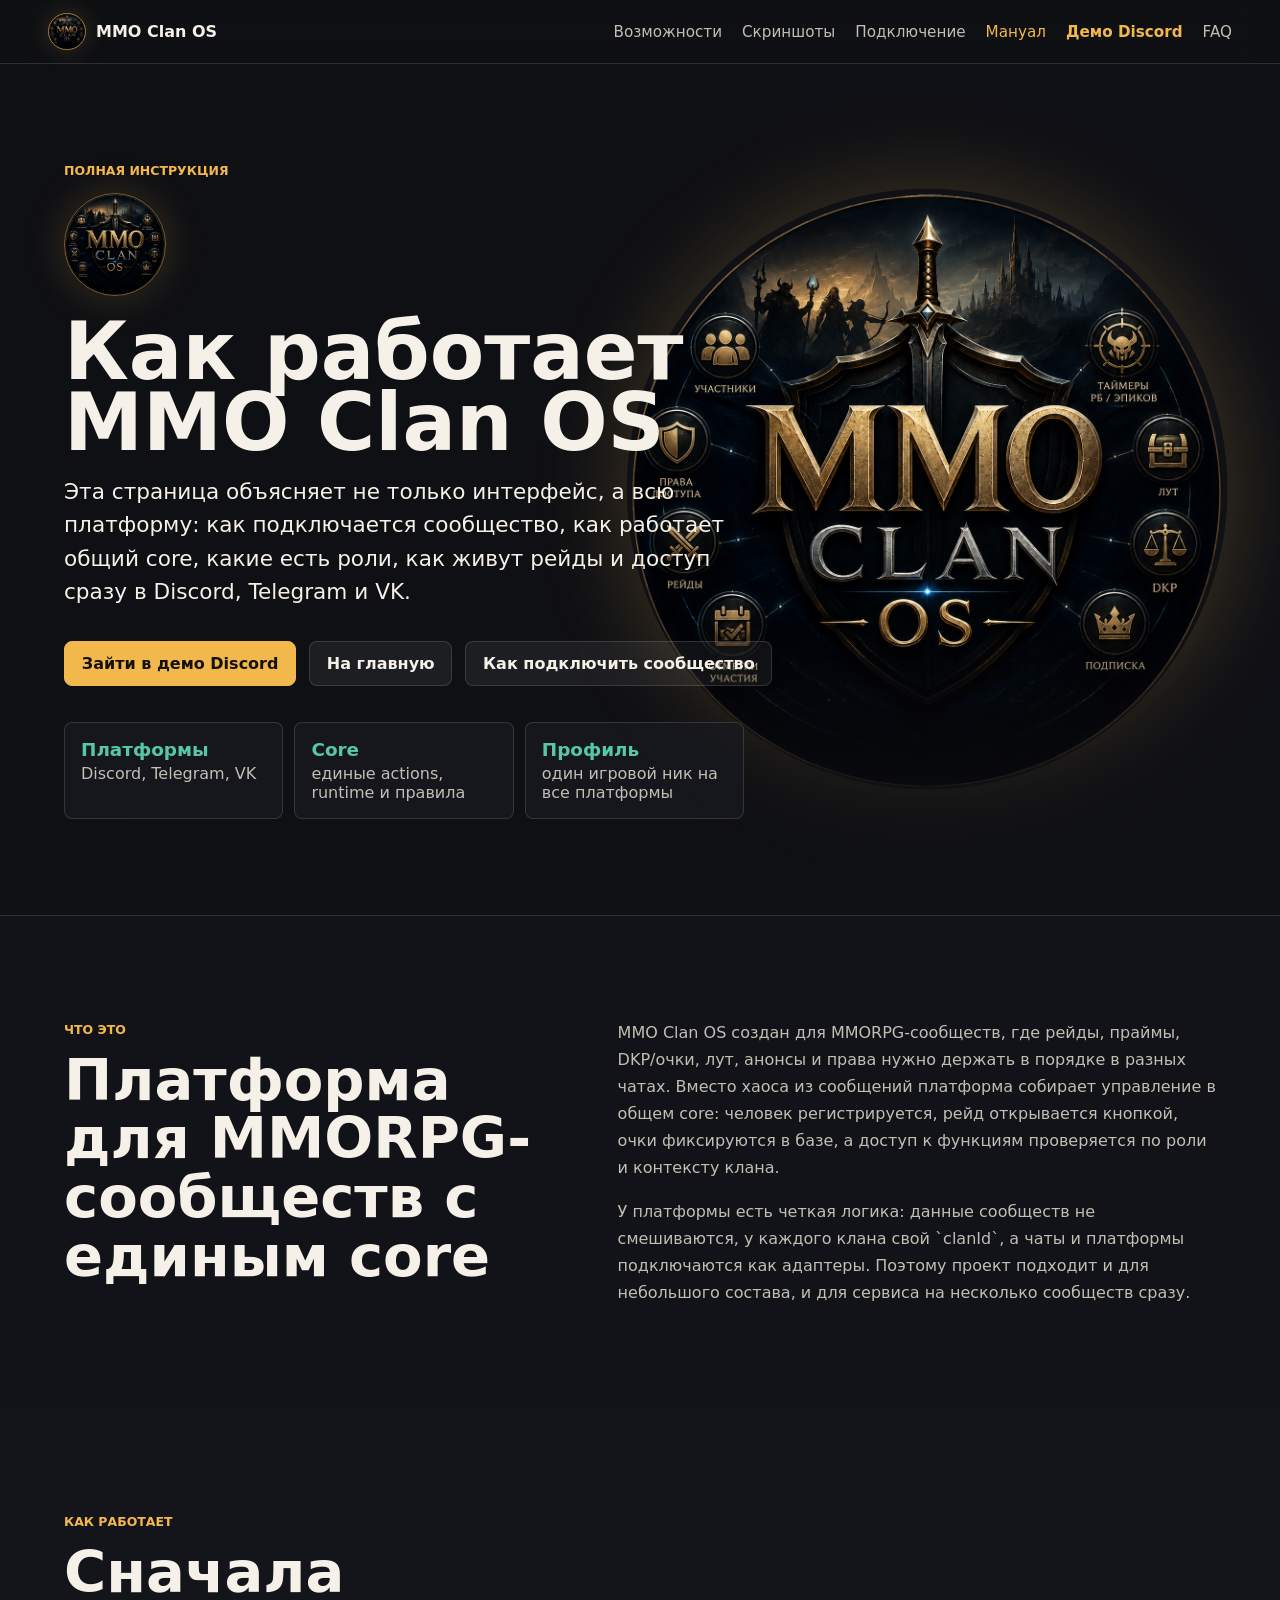
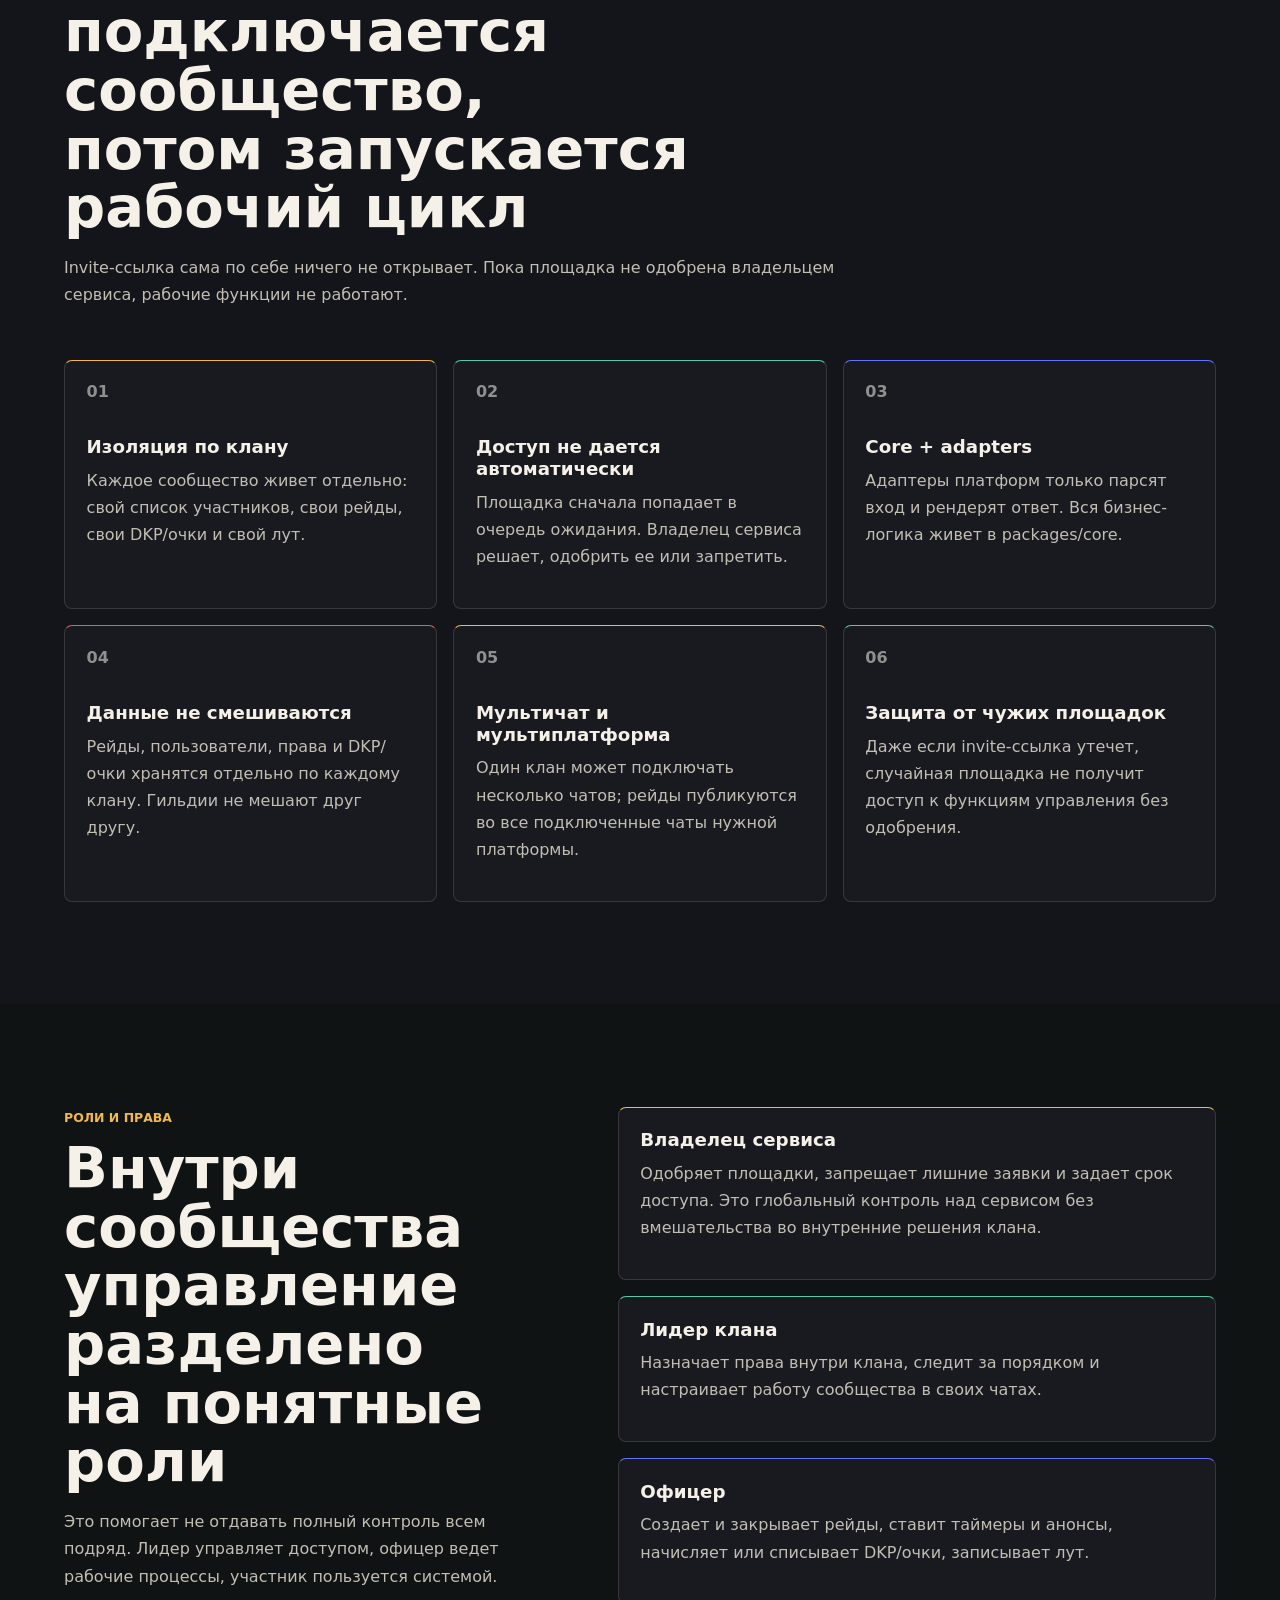
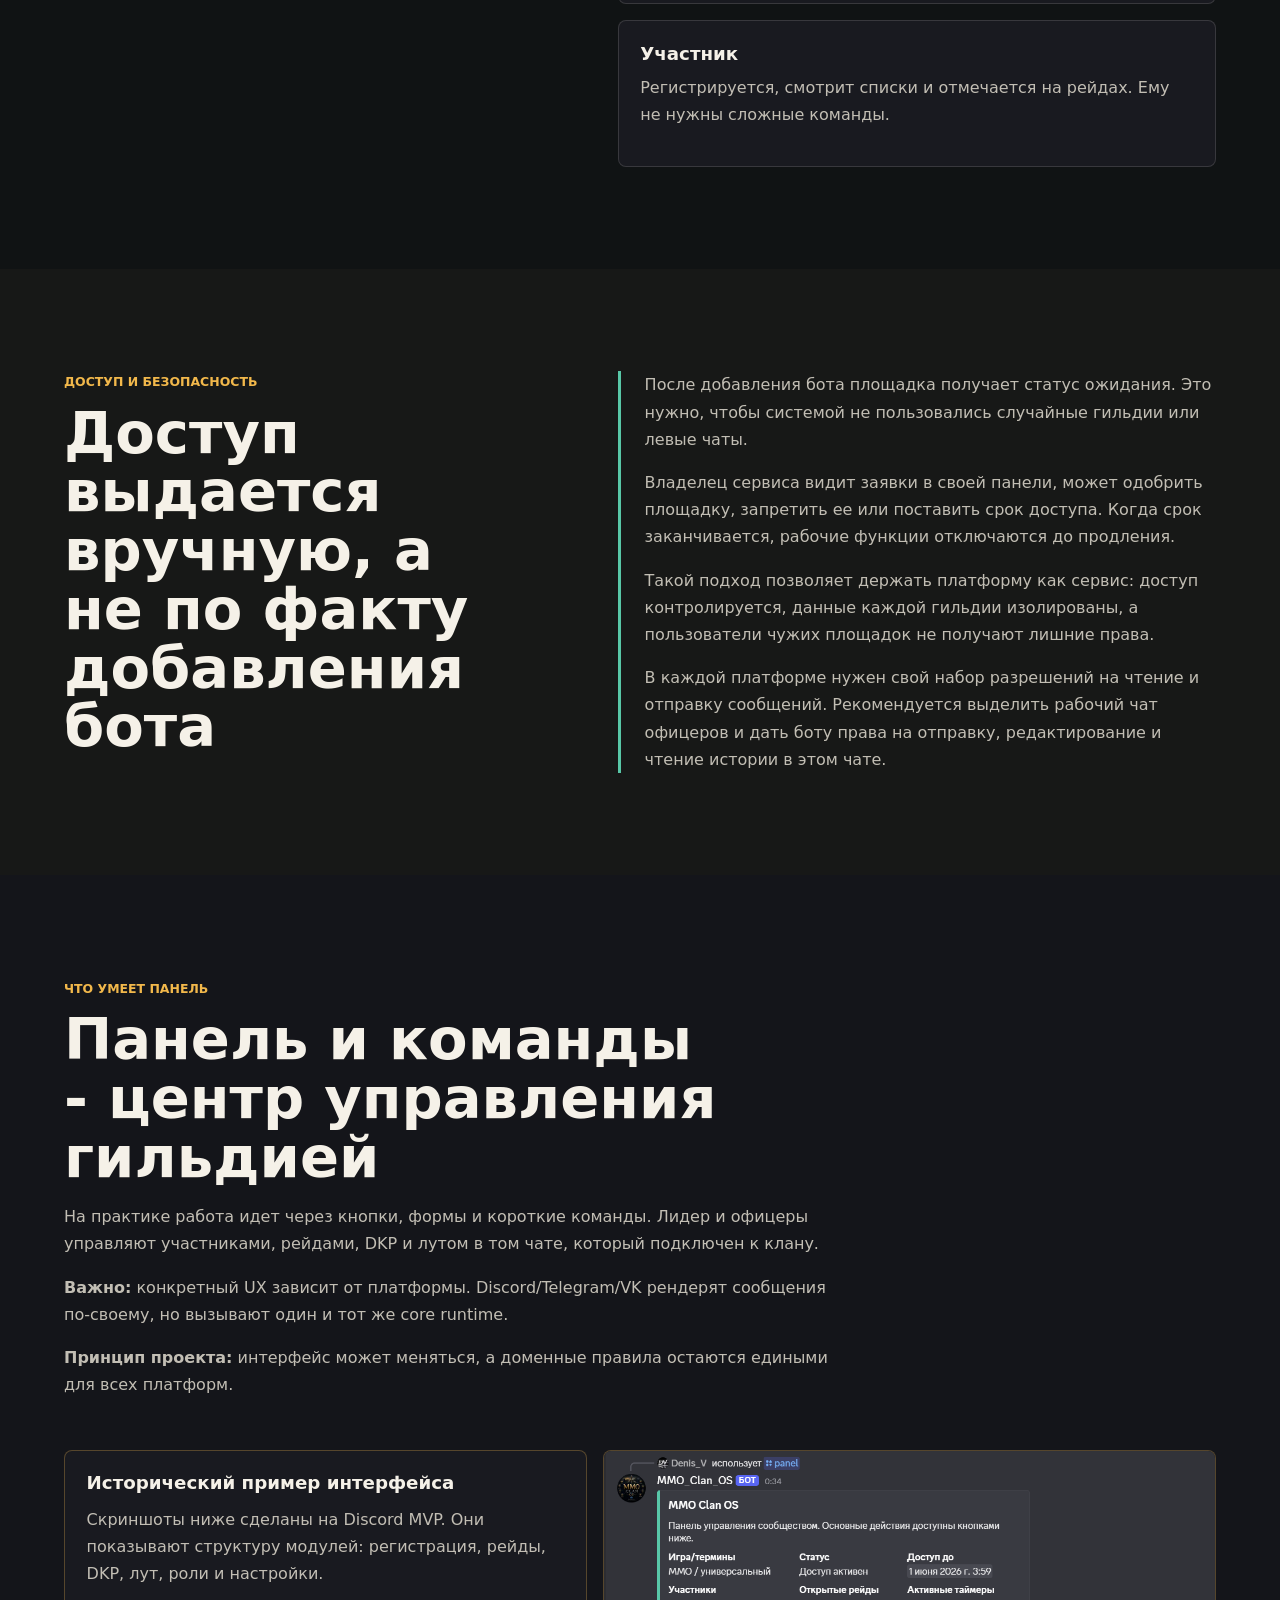
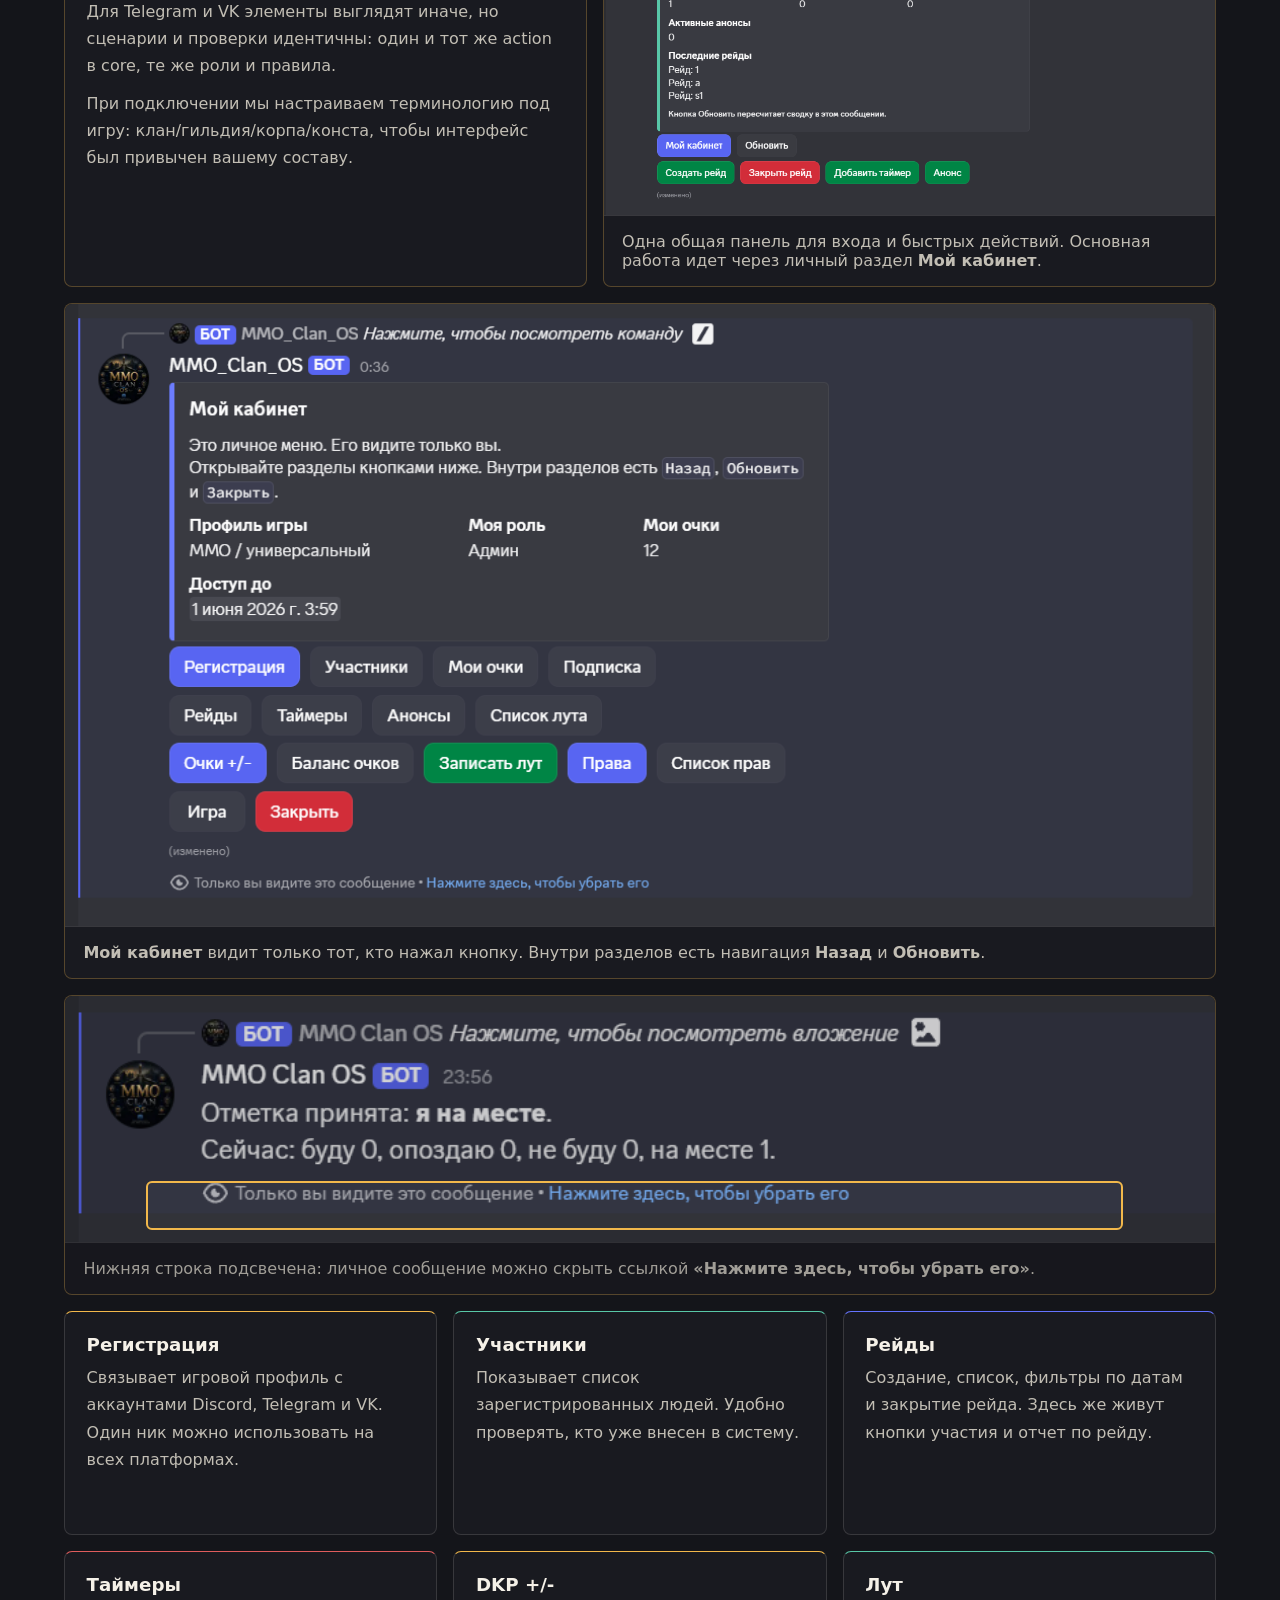
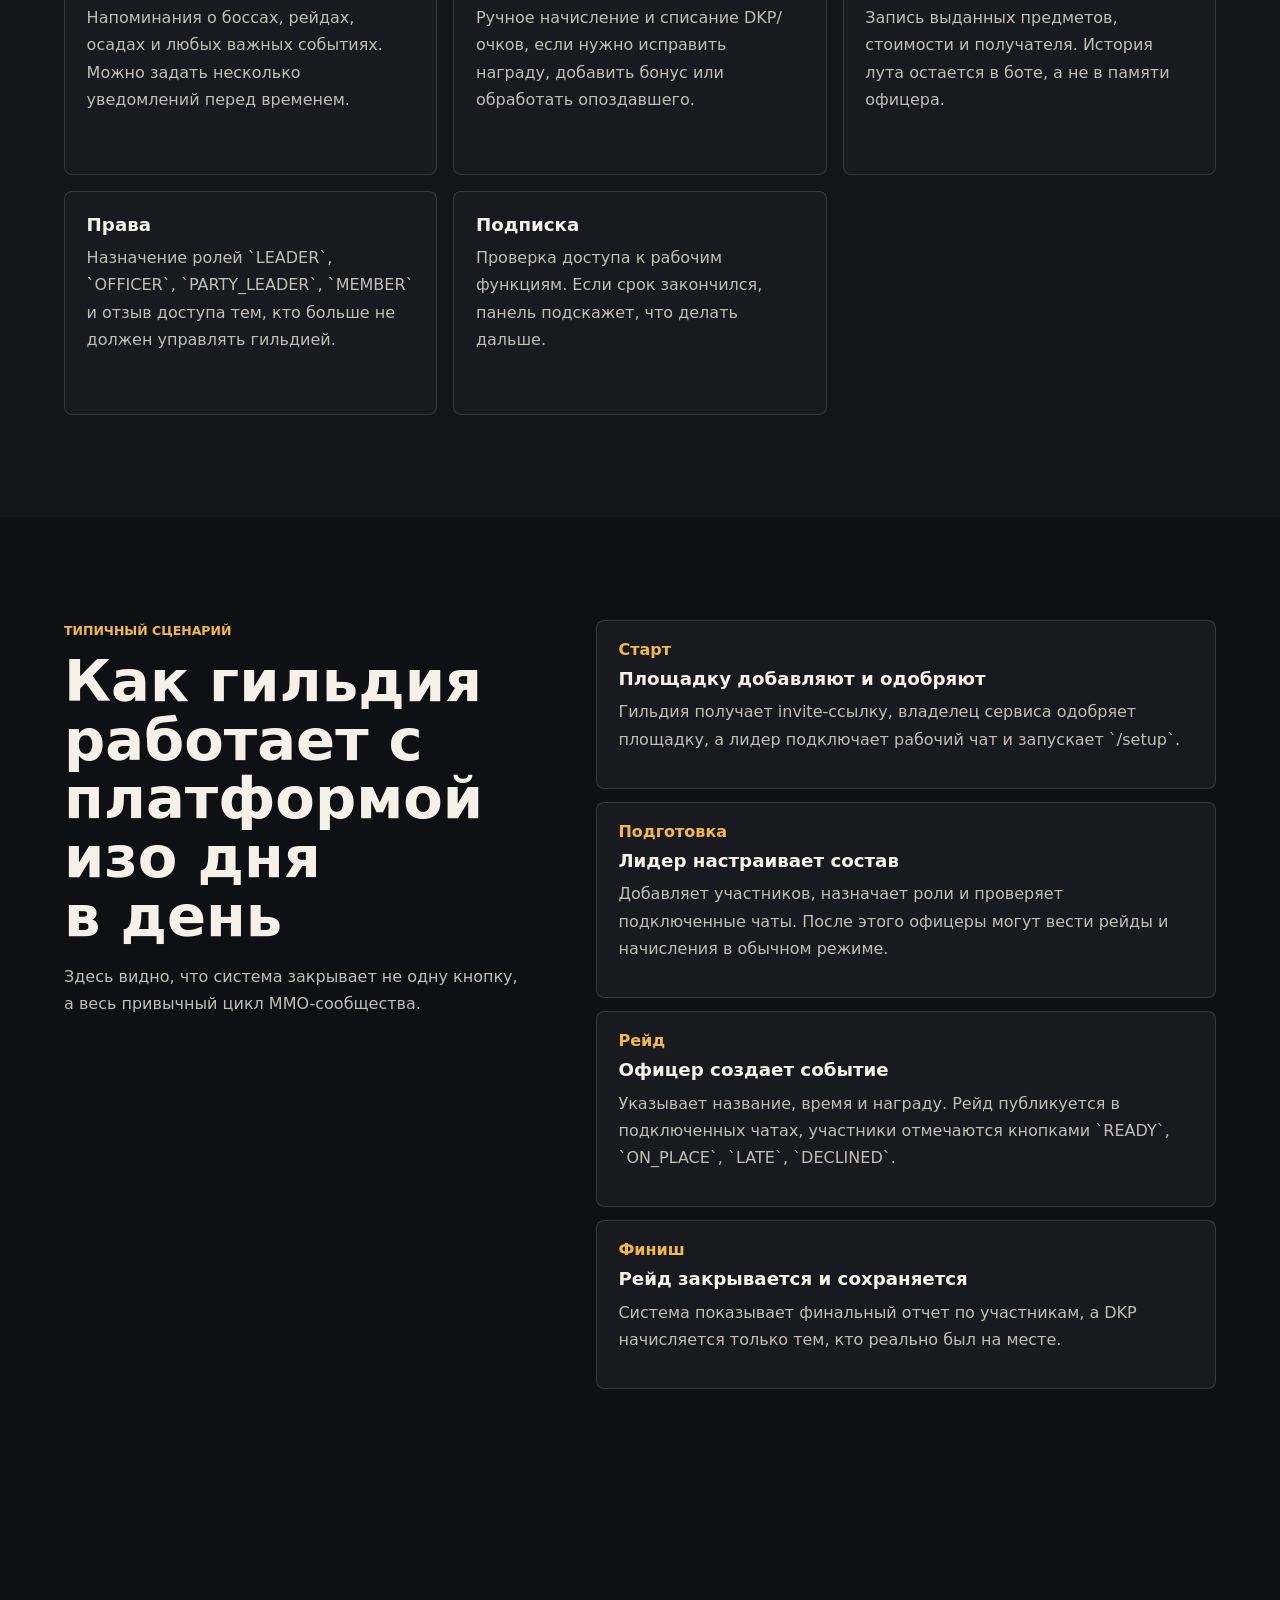
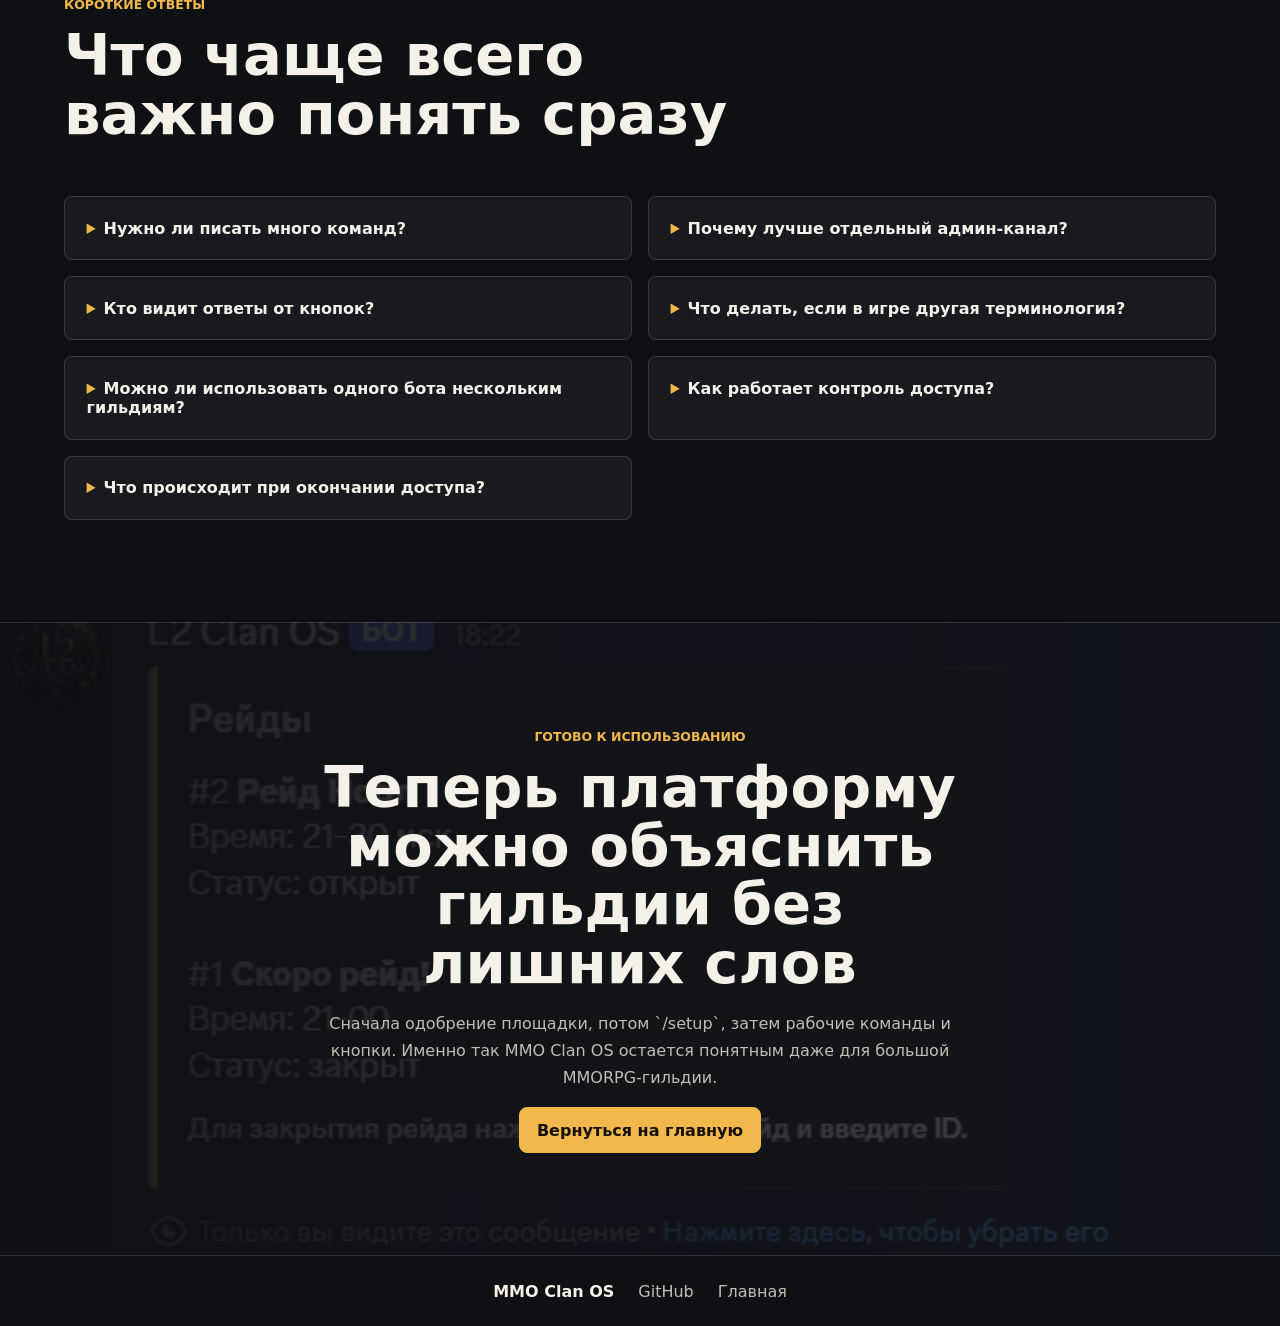
<file: manual.html>
<!doctype html>
<html lang="ru">
  <head>
    <meta charset="utf-8">
    <meta name="viewport" content="width=device-width, initial-scale=1">
    <meta name="description" content="Полный мануал по MMO Clan OS: как работает общий core, адаптеры Discord/Telegram/VK, роли, рейды, attendance, DKP/очки, лут и контроль доступа.">
    <title>Мануал - MMO Clan OS</title>
    <link rel="icon" href="./assets/icon.png" type="image/png">
    <link rel="stylesheet" href="./assets/site.css">
    <script src="./assets/site.js" defer></script>
  </head>
  <body class="manual-page">
    <header class="site-header">
      <a class="brand" href="./index.html" aria-label="MMO Clan OS">
        <img class="brand-logo" src="./assets/icon.png" alt="" aria-hidden="true">
        <span>MMO Clan OS</span>
      </a>
      <nav class="site-nav" aria-label="Основная навигация">
        <a href="./index.html#features">Возможности</a>
        <a href="./index.html#screens">Скриншоты</a>
        <a href="./index.html#connect">Подключение</a>
        <a href="./manual.html" aria-current="page">Мануал</a>
        <a class="nav-demo" href="https://discord.gg/wZZ3CzPwrw" target="_blank" rel="noopener">Демо Discord</a>
        <a href="./index.html#faq">FAQ</a>
      </nav>
    </header>

    <main id="top">
      <section class="hero" aria-labelledby="manual-title">
        <div class="hero-media" aria-hidden="true"></div>
        <div class="hero-overlay"></div>
        <div class="hero-content">
          <p class="eyebrow">Полная инструкция</p>
          <img class="hero-emblem" src="./assets/icon.png" alt="" aria-hidden="true">
          <h1 id="manual-title">Как работает MMO Clan OS</h1>
          <p class="hero-copy">
            Эта страница объясняет не только интерфейс, а всю платформу: как подключается сообщество, как работает общий core, какие есть роли, как живут рейды и доступ сразу в Discord, Telegram и VK.
          </p>
          <div class="hero-actions" aria-label="Переходы">
            <a class="button primary" href="https://discord.gg/wZZ3CzPwrw" target="_blank" rel="noopener">Зайти в демо Discord</a>
            <a class="button secondary" href="./index.html">На главную</a>
            <a class="button secondary" href="./index.html#connect">Как подключить сообщество</a>
          </div>
          <dl class="hero-stats" aria-label="Ключевые опоры бота">
            <div>
              <dt>Платформы</dt>
              <dd>Discord, Telegram, VK</dd>
            </div>
            <div>
              <dt>Core</dt>
              <dd>единые actions, runtime и правила</dd>
            </div>
            <div>
              <dt>Профиль</dt>
              <dd>один игровой ник на все платформы</dd>
            </div>
          </dl>
        </div>
      </section>

      <section class="section intro" aria-labelledby="what-title">
        <div class="section-inner intro-grid">
          <div>
            <p class="eyebrow">Что это</p>
            <h2 id="what-title">Платформа для MMORPG-сообществ с единым core</h2>
          </div>
          <div class="intro-copy">
            <p>
              MMO Clan OS создан для MMORPG-сообществ, где рейды, праймы, DKP/очки, лут, анонсы и права нужно держать в порядке в разных чатах. Вместо хаоса из сообщений платформа собирает управление в общем core: человек регистрируется, рейд открывается кнопкой, очки фиксируются в базе, а доступ к функциям проверяется по роли и контексту клана.
            </p>
            <p>
              У платформы есть четкая логика: данные сообществ не смешиваются, у каждого клана свой `clanId`, а чаты и платформы подключаются как адаптеры. Поэтому проект подходит и для небольшого состава, и для сервиса на несколько сообществ сразу.
            </p>
          </div>
        </div>
      </section>

      <section class="section feature-band" aria-labelledby="bot-title">
        <div class="section-inner">
          <div class="section-heading">
            <p class="eyebrow">Как работает</p>
            <h2 id="bot-title">Сначала подключается сообщество, потом запускается рабочий цикл</h2>
            <p>Invite-ссылка сама по себе ничего не открывает. Пока площадка не одобрена владельцем сервиса, рабочие функции не работают.</p>
          </div>
          <div class="feature-grid">
            <article class="feature-card">
              <span class="feature-index">01</span>
              <h3>Изоляция по клану</h3>
              <p>Каждое сообщество живет отдельно: свой список участников, свои рейды, свои DKP/очки и свой лут.</p>
            </article>
            <article class="feature-card">
              <span class="feature-index">02</span>
              <h3>Доступ не дается автоматически</h3>
              <p>Площадка сначала попадает в очередь ожидания. Владелец сервиса решает, одобрить ее или запретить.</p>
            </article>
            <article class="feature-card">
              <span class="feature-index">03</span>
              <h3>Core + adapters</h3>
              <p>Адаптеры платформ только парсят вход и рендерят ответ. Вся бизнес-логика живет в packages/core.</p>
            </article>
            <article class="feature-card">
              <span class="feature-index">04</span>
              <h3>Данные не смешиваются</h3>
              <p>Рейды, пользователи, права и DKP/очки хранятся отдельно по каждому клану. Гильдии не мешают друг другу.</p>
            </article>
            <article class="feature-card">
              <span class="feature-index">05</span>
              <h3>Мультичат и мультиплатформа</h3>
              <p>Один клан может подключать несколько чатов; рейды публикуются во все подключенные чаты нужной платформы.</p>
            </article>
            <article class="feature-card">
              <span class="feature-index">06</span>
              <h3>Защита от чужих площадок</h3>
              <p>Даже если invite-ссылка утечет, случайная площадка не получит доступ к функциям управления без одобрения.</p>
            </article>
          </div>
        </div>
      </section>

      <section class="section roles" aria-labelledby="roles-title">
        <div class="section-inner roles-layout">
          <div>
            <p class="eyebrow">Роли и права</p>
            <h2 id="roles-title">Внутри сообщества управление разделено на понятные роли</h2>
            <p>Это помогает не отдавать полный контроль всем подряд. Лидер управляет доступом, офицер ведет рабочие процессы, участник пользуется системой.</p>
          </div>
          <div class="role-list" aria-label="Роли в боте">
            <article>
              <h3>Владелец сервиса</h3>
              <p>Одобряет площадки, запрещает лишние заявки и задает срок доступа. Это глобальный контроль над сервисом без вмешательства во внутренние решения клана.</p>
            </article>
            <article>
              <h3>Лидер клана</h3>
              <p>Назначает права внутри клана, следит за порядком и настраивает работу сообщества в своих чатах.</p>
            </article>
            <article>
              <h3>Офицер</h3>
              <p>Создает и закрывает рейды, ставит таймеры и анонсы, начисляет или списывает DKP/очки, записывает лут.</p>
            </article>
            <article>
              <h3>Участник</h3>
              <p>Регистрируется, смотрит списки и отмечается на рейдах. Ему не нужны сложные команды.</p>
            </article>
          </div>
        </div>
      </section>

      <section class="section security" aria-labelledby="security-title">
        <div class="section-inner security-grid">
          <div>
            <p class="eyebrow">Доступ и безопасность</p>
            <h2 id="security-title">Доступ выдается вручную, а не по факту добавления бота</h2>
          </div>
          <div class="security-copy">
            <p>
              После добавления бота площадка получает статус ожидания. Это нужно, чтобы системой не пользовались случайные гильдии или левые чаты.
            </p>
            <p>
              Владелец сервиса видит заявки в своей панели, может одобрить площадку, запретить ее или поставить срок доступа. Когда срок заканчивается, рабочие функции отключаются до продления.
            </p>
            <p>
              Такой подход позволяет держать платформу как сервис: доступ контролируется, данные каждой гильдии изолированы, а пользователи чужих площадок не получают лишние права.
            </p>
            <p>
              В каждой платформе нужен свой набор разрешений на чтение и отправку сообщений. Рекомендуется выделить рабочий чат офицеров и дать боту права на отправку, редактирование и чтение истории в этом чате.
            </p>
          </div>
        </div>
      </section>

      <section class="section feature-band" aria-labelledby="panel-title">
        <div class="section-inner">
          <div class="section-heading">
            <p class="eyebrow">Что умеет панель</p>
            <h2 id="panel-title">Панель и команды - центр управления гильдией</h2>
            <p>На практике работа идет через кнопки, формы и короткие команды. Лидер и офицеры управляют участниками, рейдами, DKP и лутом в том чате, который подключен к клану.</p>
            <p><strong>Важно:</strong> конкретный UX зависит от платформы. Discord/Telegram/VK рендерят сообщения по-своему, но вызывают один и тот же core runtime.</p>
            <p><strong>Принцип проекта:</strong> интерфейс может меняться, а доменные правила остаются едиными для всех платформ.</p>
          </div>
          <div class="panel-note">
            <div>
              <h3>Исторический пример интерфейса</h3>
              <p>Скриншоты ниже сделаны на Discord MVP. Они показывают структуру модулей: регистрация, рейды, DKP, лут, роли и настройки.</p>
              <p>Для Telegram и VK элементы выглядят иначе, но сценарии и проверки идентичны: один и тот же action в core, те же роли и правила.</p>
              <p>При подключении мы настраиваем терминологию под игру: клан/гильдия/корпа/конста, чтобы интерфейс был привычен вашему составу.</p>
            </div>
            <figure>
              <img src="./assets/screenshots/clan-panel.png" alt="Общая панель MMO Clan OS в админ-чате Discord" loading="lazy">
              <figcaption>Одна общая панель для входа и быстрых действий. Основная работа идет через личный раздел <strong>Мой кабинет</strong>.</figcaption>
            </figure>
            <figure class="wide-shot">
              <img src="./assets/screenshots/personal-cabinet.png" alt="Личный кабинет MMO Clan OS в Discord" loading="lazy">
              <figcaption><strong>Мой кабинет</strong> видит только тот, кто нажал кнопку. Внутри разделов есть навигация <strong>Назад</strong> и <strong>Обновить</strong>.</figcaption>
            </figure>
            <figure class="wide-shot ephemeral-shot">
              <div class="shot-highlight">
                <img src="./assets/screenshots/personal-ephemeral-message.png" alt="Личный ответ Discord со ссылкой Нажмите здесь, чтобы убрать его" loading="lazy">
              </div>
              <figcaption>Нижняя строка подсвечена: личное сообщение можно скрыть ссылкой <strong>«Нажмите здесь, чтобы убрать его»</strong>.</figcaption>
            </figure>
          </div>
          <div class="feature-grid">
            <article class="feature-card">
              <h3>Регистрация</h3>
              <p>Связывает игровой профиль с аккаунтами Discord, Telegram и VK. Один ник можно использовать на всех платформах.</p>
            </article>
            <article class="feature-card">
              <h3>Участники</h3>
              <p>Показывает список зарегистрированных людей. Удобно проверять, кто уже внесен в систему.</p>
            </article>
            <article class="feature-card">
              <h3>Рейды</h3>
              <p>Создание, список, фильтры по датам и закрытие рейда. Здесь же живут кнопки участия и отчет по рейду.</p>
            </article>
            <article class="feature-card">
              <h3>Таймеры</h3>
              <p>Напоминания о боссах, рейдах, осадах и любых важных событиях. Можно задать несколько уведомлений перед временем.</p>
            </article>
            <article class="feature-card">
              <h3>DKP +/-</h3>
              <p>Ручное начисление и списание DKP/очков, если нужно исправить награду, добавить бонус или обработать опоздавшего.</p>
            </article>
            <article class="feature-card">
              <h3>Лут</h3>
              <p>Запись выданных предметов, стоимости и получателя. История лута остается в боте, а не в памяти офицера.</p>
            </article>
            <article class="feature-card">
              <h3>Права</h3>
              <p>Назначение ролей `LEADER`, `OFFICER`, `PARTY_LEADER`, `MEMBER` и отзыв доступа тем, кто больше не должен управлять гильдией.</p>
            </article>
            <article class="feature-card">
              <h3>Подписка</h3>
              <p>Проверка доступа к рабочим функциям. Если срок закончился, панель подскажет, что делать дальше.</p>
            </article>
          </div>
        </div>
      </section>

      <section class="section workflow" aria-labelledby="workflow-title">
        <div class="section-inner workflow-grid">
          <div class="section-heading">
            <p class="eyebrow">Типичный сценарий</p>
            <h2 id="workflow-title">Как гильдия работает с платформой изо дня в день</h2>
            <p>Здесь видно, что система закрывает не одну кнопку, а весь привычный цикл MMO-сообщества.</p>
          </div>
          <div class="timeline" aria-label="Рабочий процесс гильдии">
            <article>
              <span>Старт</span>
              <h3>Площадку добавляют и одобряют</h3>
              <p>Гильдия получает invite-ссылку, владелец сервиса одобряет площадку, а лидер подключает рабочий чат и запускает `/setup`.</p>
            </article>
            <article>
              <span>Подготовка</span>
              <h3>Лидер настраивает состав</h3>
              <p>Добавляет участников, назначает роли и проверяет подключенные чаты. После этого офицеры могут вести рейды и начисления в обычном режиме.</p>
            </article>
            <article>
              <span>Рейд</span>
              <h3>Офицер создает событие</h3>
              <p>Указывает название, время и награду. Рейд публикуется в подключенных чатах, участники отмечаются кнопками `READY`, `ON_PLACE`, `LATE`, `DECLINED`.</p>
            </article>
            <article>
              <span>Финиш</span>
              <h3>Рейд закрывается и сохраняется</h3>
              <p>Система показывает финальный отчет по участникам, а DKP начисляется только тем, кто реально был на месте.</p>
            </article>
          </div>
        </div>
      </section>

      <section class="section faq" aria-labelledby="faq-title">
        <div class="section-inner">
          <div class="section-heading">
            <p class="eyebrow">Короткие ответы</p>
            <h2 id="faq-title">Что чаще всего важно понять сразу</h2>
          </div>
          <div class="faq-grid">
            <details>
              <summary>Нужно ли писать много команд?</summary>
              <p>Нет. Основная работа идет через короткие команды и кнопки. Сложные бизнес-правила уже зашиты в core.</p>
            </details>
            <details>
              <summary>Почему лучше отдельный админ-канал?</summary>
              <p>Чтобы не терять управление ботом в обычном чате гильдии. Там удобнее держать рейды, DKP/очки, права, анонсы и лут.</p>
            </details>
            <details>
              <summary>Кто видит ответы от кнопок?</summary>
              <p>Это зависит от платформы и типа ответа. Но в любом случае доступ проверяется по роли участника в текущем клане.</p>
            </details>
            <details>
              <summary>Что делать, если в игре другая терминология?</summary>
              <p>Нормально. Мы учитываем термины конкретной игры: клан, гильдия, корпа, статик, конста. Доменные сущности в core остаются едиными.</p>
            </details>
            <details>
              <summary>Можно ли использовать одного бота нескольким гильдиям?</summary>
              <p>Да. Каждое сообщество хранится отдельно, а доступ и лимиты управляются независимо.</p>
            </details>
            <details>
              <summary>Как работает контроль доступа?</summary>
              <p>Сначала владелец сервиса одобряет площадку. Затем в каждом действии проверяются `clanId`, `userId`, роль и бизнес-ограничения в core.</p>
            </details>
            <details>
              <summary>Что происходит при окончании доступа?</summary>
              <p>Рабочие функции перестают работать, пока владелец сервиса не продлит срок доступа.</p>
            </details>
          </div>
        </div>
      </section>

      <section class="cta" aria-labelledby="cta-title">
        <div class="cta-inner">
          <p class="eyebrow">Готово к использованию</p>
          <h2 id="cta-title">Теперь платформу можно объяснить гильдии без лишних слов</h2>
          <p>Сначала одобрение площадки, потом `/setup`, затем рабочие команды и кнопки. Именно так MMO Clan OS остается понятным даже для большой MMORPG-гильдии.</p>
          <a class="button primary" href="./index.html">Вернуться на главную</a>
        </div>
      </section>
    </main>

    <footer class="site-footer">
      <span>MMO Clan OS</span>
      <a href="https://github.com/den063rus-design/MMO_Clan_OS_public">GitHub</a>
      <a href="./index.html">Главная</a>
    </footer>
  </body>
</html>
</file>
<file: assets/site.css>
:root {
  color-scheme: dark;
  --bg: #0f1014;
  --surface: #191a20;
  --surface-strong: #22232b;
  --text: #f5f1e8;
  --muted: #c2beb4;
  --soft: #8f918f;
  --line: rgba(245, 241, 232, 0.14);
  --gold: #f2b84b;
  --mint: #58c7a7;
  --blue: #6574ff;
  --red: #e05d5d;
  --max: 1180px;
  font-family:
    Inter,
    ui-sans-serif,
    system-ui,
    -apple-system,
    BlinkMacSystemFont,
    "Segoe UI",
    sans-serif;
}

* {
  box-sizing: border-box;
}

html {
  scroll-behavior: smooth;
}

body {
  margin: 0;
  background: var(--bg);
  color: var(--text);
  overflow-x: hidden;
}

body.is-lightbox-open {
  overflow: hidden;
}

body::selection {
  background: var(--gold);
  color: #15110a;
}

a {
  color: inherit;
  text-decoration: none;
}

img {
  display: block;
  max-width: 100%;
}

code {
  border: 1px solid var(--line);
  border-radius: 6px;
  background: rgba(255, 255, 255, 0.06);
  padding: 0.05rem 0.35rem;
  color: var(--text);
  font-family: "SFMono-Regular", Consolas, "Liberation Mono", monospace;
}

.site-header {
  position: sticky;
  top: 0;
  z-index: 20;
  display: flex;
  align-items: center;
  justify-content: space-between;
  gap: 1rem;
  border-bottom: 1px solid var(--line);
  background: rgba(15, 16, 20, 0.88);
  padding: 0.8rem clamp(1rem, 4vw, 3rem);
  backdrop-filter: blur(18px);
}

.brand {
  display: inline-flex;
  align-items: center;
  gap: 0.65rem;
  font-weight: 800;
}

.brand-logo {
  width: 2.35rem;
  height: 2.35rem;
  border: 1px solid rgba(242, 184, 75, 0.65);
  border-radius: 50%;
  object-fit: cover;
  box-shadow: 0 0 24px rgba(242, 184, 75, 0.18);
}

.brand-mark {
  display: grid;
  width: 2rem;
  height: 2rem;
  place-items: center;
  border: 1px solid rgba(242, 184, 75, 0.65);
  border-radius: 50%;
  color: var(--gold);
  font-size: 0.75rem;
  letter-spacing: 0;
}

.site-nav {
  display: flex;
  flex-wrap: wrap;
  justify-content: flex-end;
  gap: 0.35rem 1.25rem;
  color: var(--muted);
  font-size: 0.95rem;
}

.site-nav a:hover {
  color: var(--text);
}

.site-nav a[aria-current="page"] {
  color: var(--gold);
}

.site-nav .nav-demo {
  color: var(--gold);
  font-weight: 900;
}

.hero {
  position: relative;
  min-height: min(760px, calc(100svh - 7rem));
  display: grid;
  align-items: center;
  overflow: hidden;
  border-bottom: 1px solid var(--line);
  padding: clamp(4rem, 9vw, 7rem) clamp(1rem, 5vw, 4rem);
}

.manual-page .hero {
  min-height: auto;
  padding-top: clamp(4rem, 8vw, 6rem);
  padding-bottom: clamp(4rem, 8vw, 6rem);
}

.manual-page .hero h1 {
  max-width: 13ch;
  font-size: clamp(3.1rem, 6.2vw, 5.3rem);
}

.hero-media {
  position: absolute;
  inset: 0;
  background:
    linear-gradient(90deg, rgba(15, 16, 20, 0.97) 0%, rgba(15, 16, 20, 0.82) 42%, rgba(15, 16, 20, 0.25) 100%),
    #101116;
  transform: scale(1.02);
}

.hero-media::before {
  content: "";
  position: absolute;
  top: 50%;
  right: clamp(1rem, 5vw, 5rem);
  width: min(620px, 46vw);
  aspect-ratio: 1;
  border-radius: 50%;
  background: url("./icon.png") center / cover no-repeat;
  box-shadow: 0 0 90px rgba(242, 184, 75, 0.22);
  transform: translateY(-50%);
}

.hero-overlay {
  position: absolute;
  inset: auto 0 0 0;
  height: 34%;
  background: linear-gradient(180deg, transparent, var(--bg));
}

.hero-content {
  position: relative;
  width: min(720px, 100%);
}

.hero-emblem {
  width: clamp(4.4rem, 8vw, 6.8rem);
  height: clamp(4.4rem, 8vw, 6.8rem);
  margin-bottom: 1.25rem;
  border: 1px solid rgba(242, 184, 75, 0.45);
  border-radius: 50%;
  object-fit: cover;
  box-shadow: 0 0 42px rgba(242, 184, 75, 0.18);
}

.eyebrow {
  margin: 0 0 0.75rem;
  color: var(--gold);
  font-size: 0.78rem;
  font-weight: 800;
  letter-spacing: 0;
  text-transform: uppercase;
}

h1,
h2,
h3,
p {
  margin-top: 0;
}

h1 {
  margin-bottom: 1rem;
  max-width: 11ch;
  font-size: 6.7rem;
  line-height: 0.9;
  letter-spacing: 0;
}

h2 {
  margin-bottom: 1rem;
  max-width: 760px;
  font-size: 3.6rem;
  line-height: 1.02;
  letter-spacing: 0;
  text-wrap: balance;
}

h3 {
  margin-bottom: 0.55rem;
  font-size: 1.14rem;
  line-height: 1.2;
}

p {
  color: var(--muted);
  line-height: 1.7;
}

.hero-copy {
  max-width: 680px;
  color: var(--text);
  font-size: 1.35rem;
  line-height: 1.55;
}

.hero-actions {
  display: flex;
  flex-wrap: wrap;
  gap: 0.8rem;
  margin-top: 2rem;
}

.hero-note {
  max-width: 680px;
  margin: 1rem 0 0;
  color: var(--muted);
  font-size: 0.98rem;
  line-height: 1.55;
}

.hero-note a {
  color: var(--gold);
  font-weight: 900;
  text-decoration: underline;
  text-underline-offset: 0.18em;
}

.hero-note a:hover,
.hero-note a:focus-visible {
  color: var(--mint);
}

.button {
  display: inline-flex;
  min-height: 2.85rem;
  align-items: center;
  justify-content: center;
  border: 1px solid var(--line);
  border-radius: 8px;
  padding: 0.72rem 1.05rem;
  font-weight: 800;
}

.button.primary {
  border-color: var(--gold);
  background: var(--gold);
  color: #15110a;
}

.button.secondary {
  background: rgba(255, 255, 255, 0.06);
  color: var(--text);
}

.button:hover {
  transform: translateY(-1px);
}

.hero-stats {
  display: grid;
  grid-template-columns: repeat(3, minmax(0, 1fr));
  gap: 0.7rem;
  width: 100%;
  max-width: 680px;
  margin: 2.25rem 0 0;
}

.hero-stats div {
  border: 1px solid var(--line);
  border-radius: 8px;
  background: rgba(25, 26, 32, 0.74);
  padding: 1rem;
}

.hero-stats dt {
  margin-bottom: 0.25rem;
  color: var(--mint);
  font-size: 1.15rem;
  font-weight: 900;
}

.hero-stats dd {
  margin: 0;
  color: var(--muted);
}

.section {
  padding: clamp(4rem, 8vw, 7rem) clamp(1rem, 5vw, 4rem);
}

.section-inner {
  width: min(var(--max), 100%);
  margin: 0 auto;
}

.section-heading {
  margin-bottom: clamp(2rem, 4vw, 3.5rem);
}

.section-heading p {
  max-width: 780px;
}

.intro {
  background: #121318;
}

.intro-grid,
.security-grid,
.roles-layout {
  display: grid;
  grid-template-columns: minmax(0, 0.9fr) minmax(0, 1.1fr);
  gap: clamp(2rem, 5vw, 5rem);
  align-items: start;
}

.intro-copy p:last-child,
.security-copy p:last-child {
  margin-bottom: 0;
}

.audience-band,
.workflow,
.faq {
  background: #0f1014;
}

.audience-grid,
.feature-grid,
.faq-grid {
  display: grid;
  grid-template-columns: repeat(3, minmax(0, 1fr));
  gap: 1rem;
}

.audience-grid article,
.feature-card,
.timeline article,
.role-list article,
.faq details,
.screenshot-grid figure {
  border: 1px solid var(--line);
  border-radius: 8px;
  background: var(--surface);
}

.audience-grid article,
.feature-card,
.role-list article,
.faq details {
  padding: 1.35rem;
}

.audience-grid article:nth-child(1),
.feature-card:nth-child(1),
.role-list article:nth-child(1) {
  border-top-color: var(--gold);
}

.audience-grid article:nth-child(2),
.feature-card:nth-child(2),
.role-list article:nth-child(2) {
  border-top-color: var(--mint);
}

.audience-grid article:nth-child(3),
.feature-card:nth-child(3),
.role-list article:nth-child(3) {
  border-top-color: var(--blue);
}

.feature-band {
  background: #14151a;
}

.game-list {
  border: 1px solid rgba(242, 184, 75, 0.28);
  border-radius: 8px;
  background: linear-gradient(135deg, rgba(242, 184, 75, 0.11), rgba(25, 26, 32, 0.92));
  margin-bottom: 1rem;
  padding: 1.35rem;
}

.game-list h3 {
  margin-bottom: 0.45rem;
}

.game-list p {
  max-width: 760px;
  margin-bottom: 1rem;
}

.game-list ul {
  display: flex;
  flex-wrap: wrap;
  gap: 0.55rem;
  margin: 0;
  padding: 0;
  list-style: none;
}

.game-list li {
  border: 1px solid rgba(245, 241, 232, 0.18);
  border-radius: 999px;
  background: rgba(255, 255, 255, 0.06);
  padding: 0.48rem 0.75rem;
  color: var(--text);
  font-weight: 800;
}

.feature-grid {
  grid-template-columns: repeat(3, minmax(0, 1fr));
}

.feature-card {
  min-height: 14rem;
}

.panel-note {
  display: grid;
  grid-template-columns: minmax(0, 0.92fr) minmax(0, 1.08fr);
  gap: 1rem;
  align-items: stretch;
  margin-bottom: 1rem;
}

.panel-note > div,
.panel-note figure {
  border: 1px solid rgba(242, 184, 75, 0.28);
  border-radius: 8px;
  background: var(--surface);
  overflow: hidden;
}

.panel-note > div {
  padding: 1.35rem;
}

.panel-note h3 {
  margin-bottom: 0.75rem;
}

.panel-note p {
  margin-bottom: 0.65rem;
}

.panel-note p:last-child {
  margin-bottom: 0;
}

.panel-note figure {
  margin: 0;
}

.panel-note .wide-shot {
  grid-column: 1 / -1;
}

.shot-highlight {
  position: relative;
}

.ephemeral-shot .shot-highlight::after {
  content: "";
  position: absolute;
  left: 7%;
  right: 8%;
  bottom: 5%;
  height: 18%;
  border: 2px solid var(--gold);
  border-radius: 6px;
  box-shadow: 0 0 0 999px rgba(15, 16, 20, 0.18);
  pointer-events: none;
}

.panel-note img {
  width: 100%;
  background: #1d1e25;
}

.panel-note figcaption {
  border-top: 1px solid var(--line);
  padding: 1rem 1.15rem;
  color: var(--muted);
}

.feature-index {
  display: block;
  margin-bottom: 2.2rem;
  color: var(--soft);
  font-weight: 900;
}

.feature-card:nth-child(4) {
  border-top-color: var(--red);
}

.feature-card:nth-child(5) {
  border-top-color: var(--gold);
}

.feature-card:nth-child(6) {
  border-top-color: var(--mint);
}

.workflow-grid {
  display: grid;
  grid-template-columns: minmax(0, 0.86fr) minmax(0, 1.14fr);
  gap: clamp(2rem, 5vw, 5rem);
}

.timeline {
  display: grid;
  gap: 0.8rem;
}

.timeline article {
  padding: 1.2rem 1.35rem;
}

.timeline span {
  display: block;
  margin-bottom: 0.55rem;
  color: var(--gold);
  font-weight: 900;
}

.showcase {
  background: #121318;
}

.screenshot-feature figure,
.screenshot-grid figure {
  margin: 0;
}

.screenshot-feature {
  margin-bottom: 1rem;
}

.screenshot-feature figure {
  border: 1px solid var(--line);
  border-radius: 8px;
  overflow: hidden;
  background: var(--surface-strong);
}

.screenshot-feature img {
  width: 100%;
  background: #1d1e25;
}

.screenshot-feature figcaption {
  display: grid;
  gap: 0.25rem;
  border-top: 1px solid var(--line);
  padding: 1.2rem 1.35rem;
}

figcaption span,
.screenshot-grid figcaption {
  color: var(--muted);
}

.screenshot-grid {
  display: grid;
  grid-template-columns: repeat(4, minmax(0, 1fr));
  gap: 1rem;
}

.screenshot-grid figure {
  overflow: hidden;
}

.screenshot-button {
  position: relative;
  display: block;
  width: 100%;
  border: 0;
  background: #1d1e25;
  padding: 0;
  color: inherit;
  cursor: zoom-in;
  font: inherit;
  text-align: left;
}

.screenshot-button::after {
  content: "";
  position: absolute;
  inset: 0;
  background: linear-gradient(180deg, rgba(15, 16, 20, 0), rgba(15, 16, 20, 0.42));
  opacity: 0;
  transition: opacity 160ms ease;
}

.screenshot-button span {
  position: absolute;
  right: 0.75rem;
  bottom: 0.75rem;
  z-index: 1;
  border: 1px solid rgba(245, 241, 232, 0.24);
  border-radius: 999px;
  background: rgba(15, 16, 20, 0.78);
  padding: 0.35rem 0.65rem;
  color: var(--text);
  font-size: 0.86rem;
  font-weight: 800;
  opacity: 0;
  transform: translateY(4px);
  transition: opacity 160ms ease, transform 160ms ease;
}

.screenshot-button:hover::after,
.screenshot-button:focus-visible::after,
.screenshot-button:hover span,
.screenshot-button:focus-visible span {
  opacity: 1;
  transform: translateY(0);
}

.screenshot-button:focus-visible {
  outline: 3px solid var(--gold);
  outline-offset: -3px;
}

.screenshot-grid img {
  width: 100%;
  aspect-ratio: 1 / 0.78;
  object-fit: cover;
  object-position: top left;
  background: #1d1e25;
}

.screenshot-grid figcaption {
  border-top: 1px solid var(--line);
  padding: 0.85rem 1rem;
  font-weight: 700;
}

.lightbox[hidden] {
  display: none;
}

.lightbox {
  position: fixed;
  inset: 0;
  z-index: 100;
  display: grid;
  place-items: center;
  padding: clamp(1rem, 3vw, 2.5rem);
}

.lightbox-backdrop {
  position: absolute;
  inset: 0;
  border: 0;
  background: rgba(0, 0, 0, 0.82);
  cursor: zoom-out;
}

.lightbox-panel {
  position: relative;
  z-index: 1;
  display: grid;
  gap: 0;
  max-width: min(1120px, 96vw);
  max-height: 92svh;
  margin: 0;
  border: 1px solid var(--line);
  border-radius: 8px;
  background: var(--surface);
  box-shadow: 0 24px 90px rgba(0, 0, 0, 0.72);
  overflow: hidden;
}

.lightbox-panel img {
  display: block;
  max-width: 100%;
  max-height: calc(92svh - 4.4rem);
  object-fit: contain;
  background: #0b0c10;
}

.lightbox-panel figcaption {
  border-top: 1px solid var(--line);
  padding: 1rem 3.8rem 1rem 1.2rem;
  color: var(--text);
  font-weight: 900;
}

.lightbox-close {
  position: absolute;
  top: 0.7rem;
  right: 0.7rem;
  z-index: 2;
  display: grid;
  width: 2.5rem;
  height: 2.5rem;
  place-items: center;
  border: 1px solid rgba(245, 241, 232, 0.24);
  border-radius: 50%;
  background: rgba(15, 16, 20, 0.86);
  color: var(--text);
  cursor: pointer;
  font-size: 1.8rem;
  line-height: 1;
}

.lightbox-close:hover,
.lightbox-close:focus-visible {
  border-color: var(--gold);
  color: var(--gold);
  outline: none;
}

.steps-band {
  background: #15140f;
}

.steps-layout {
  display: grid;
  grid-template-columns: minmax(0, 0.85fr) minmax(0, 1.15fr);
  gap: clamp(2rem, 5vw, 5rem);
}

.sticky-heading {
  position: sticky;
  top: 6rem;
  align-self: start;
  margin-bottom: 0;
}

.steps {
  display: grid;
  gap: 1rem;
  margin: 0;
  padding: 0;
  list-style: none;
  counter-reset: steps;
}

.steps li {
  display: grid;
  grid-template-columns: 3rem minmax(0, 1fr);
  gap: 1rem;
  border: 1px solid rgba(242, 184, 75, 0.24);
  border-radius: 8px;
  background: rgba(25, 26, 32, 0.8);
  padding: 1.25rem;
}

.steps li > span {
  display: grid;
  width: 2.4rem;
  height: 2.4rem;
  place-items: center;
  border-radius: 50%;
  background: var(--gold);
  color: #15110a;
  font-weight: 900;
}

.contact-link {
  color: var(--gold);
  font-weight: 900;
  text-decoration: underline;
  text-underline-offset: 0.18em;
}

.contact-link:hover,
.contact-link:focus-visible {
  color: var(--mint);
}

.roles {
  background: #101314;
}

.role-list {
  display: grid;
  gap: 1rem;
}

.security {
  background: #171817;
}

.security-copy {
  border-left: 3px solid var(--mint);
  padding-left: 1.5rem;
}

.faq-grid {
  grid-template-columns: repeat(2, minmax(0, 1fr));
}

.faq summary {
  cursor: pointer;
  font-weight: 900;
}

.faq summary::marker {
  color: var(--gold);
}

.faq details p {
  margin: 1rem 0 0;
}

.cta {
  border-top: 1px solid var(--line);
  border-bottom: 1px solid var(--line);
  background:
    linear-gradient(90deg, rgba(15, 16, 20, 0.94), rgba(15, 16, 20, 0.74)),
    url("./screenshots/raid-list.png") center / cover no-repeat;
  padding: clamp(4rem, 8vw, 7rem) clamp(1rem, 5vw, 4rem);
}

.cta-inner {
  width: min(800px, 100%);
  margin: 0 auto;
  text-align: center;
}

.cta-inner h2 {
  margin-right: auto;
  margin-left: auto;
}

.cta-inner p {
  max-width: 640px;
  margin-right: auto;
  margin-left: auto;
}

.cta-actions {
  display: flex;
  flex-wrap: wrap;
  justify-content: center;
  gap: 0.8rem;
  margin-top: 1.7rem;
}

.site-footer {
  display: flex;
  flex-wrap: wrap;
  align-items: center;
  justify-content: center;
  gap: 1rem 1.5rem;
  padding: 1.6rem clamp(1rem, 5vw, 4rem);
  color: var(--muted);
}

.site-footer span {
  color: var(--text);
  font-weight: 900;
}

.site-footer a:hover {
  color: var(--gold);
}

@media (max-width: 980px) {
  h1 {
    font-size: 5rem;
  }

  h2 {
    font-size: 2.8rem;
  }

  .hero-media {
    background:
      linear-gradient(180deg, rgba(15, 16, 20, 0.9), rgba(15, 16, 20, 0.72)),
      #101116;
    opacity: 0.92;
  }

  .hero-media::before {
    top: auto;
    right: 50%;
    bottom: -6rem;
    width: min(620px, 74vw);
    transform: translateX(50%);
  }

  .intro-grid,
  .workflow-grid,
  .steps-layout,
  .security-grid,
  .panel-note,
  .roles-layout {
    grid-template-columns: 1fr;
  }

  .sticky-heading {
    position: static;
  }

  .audience-grid,
  .feature-grid {
    grid-template-columns: repeat(2, minmax(0, 1fr));
  }

  .screenshot-grid {
    grid-template-columns: repeat(2, minmax(0, 1fr));
  }
}

@media (max-width: 680px) {
  h1 {
    font-size: 3.2rem;
  }

  h2 {
    font-size: 1.85rem;
  }

  .hero-copy {
    font-size: 1.08rem;
  }

  .site-header {
    align-items: flex-start;
    flex-direction: column;
  }

  .site-nav {
    justify-content: flex-start;
  }

  .hero {
    min-height: auto;
    padding-top: 3.5rem;
    padding-bottom: 3rem;
  }

  .hero-media {
    background:
      linear-gradient(180deg, rgba(15, 16, 20, 0.98), rgba(15, 16, 20, 0.9)),
      #101116;
  }

  .hero-media::before {
    bottom: -3rem;
    width: min(520px, 92vw);
  }

  .hero-stats {
    grid-template-columns: repeat(2, minmax(0, 1fr));
    gap: 0.45rem;
    margin-top: 1.5rem;
  }

  .hero-stats div:last-child {
    grid-column: 1 / -1;
  }

  .hero-stats div {
    min-width: 0;
    padding: 0.7rem;
  }

  .hero-stats dt {
    font-size: 1rem;
  }

  .hero-stats dd {
    font-size: 0.86rem;
    line-height: 1.35;
    overflow-wrap: anywhere;
  }

  .audience-grid,
  .feature-grid,
  .faq-grid,
  .screenshot-grid {
    grid-template-columns: 1fr;
  }

  .hero-actions {
    align-items: stretch;
    flex-direction: column;
  }

  .button {
    width: 100%;
  }

  .steps li {
    grid-template-columns: 1fr;
  }

  .screenshot-grid img {
    aspect-ratio: 1 / 0.68;
  }
}
</file>
